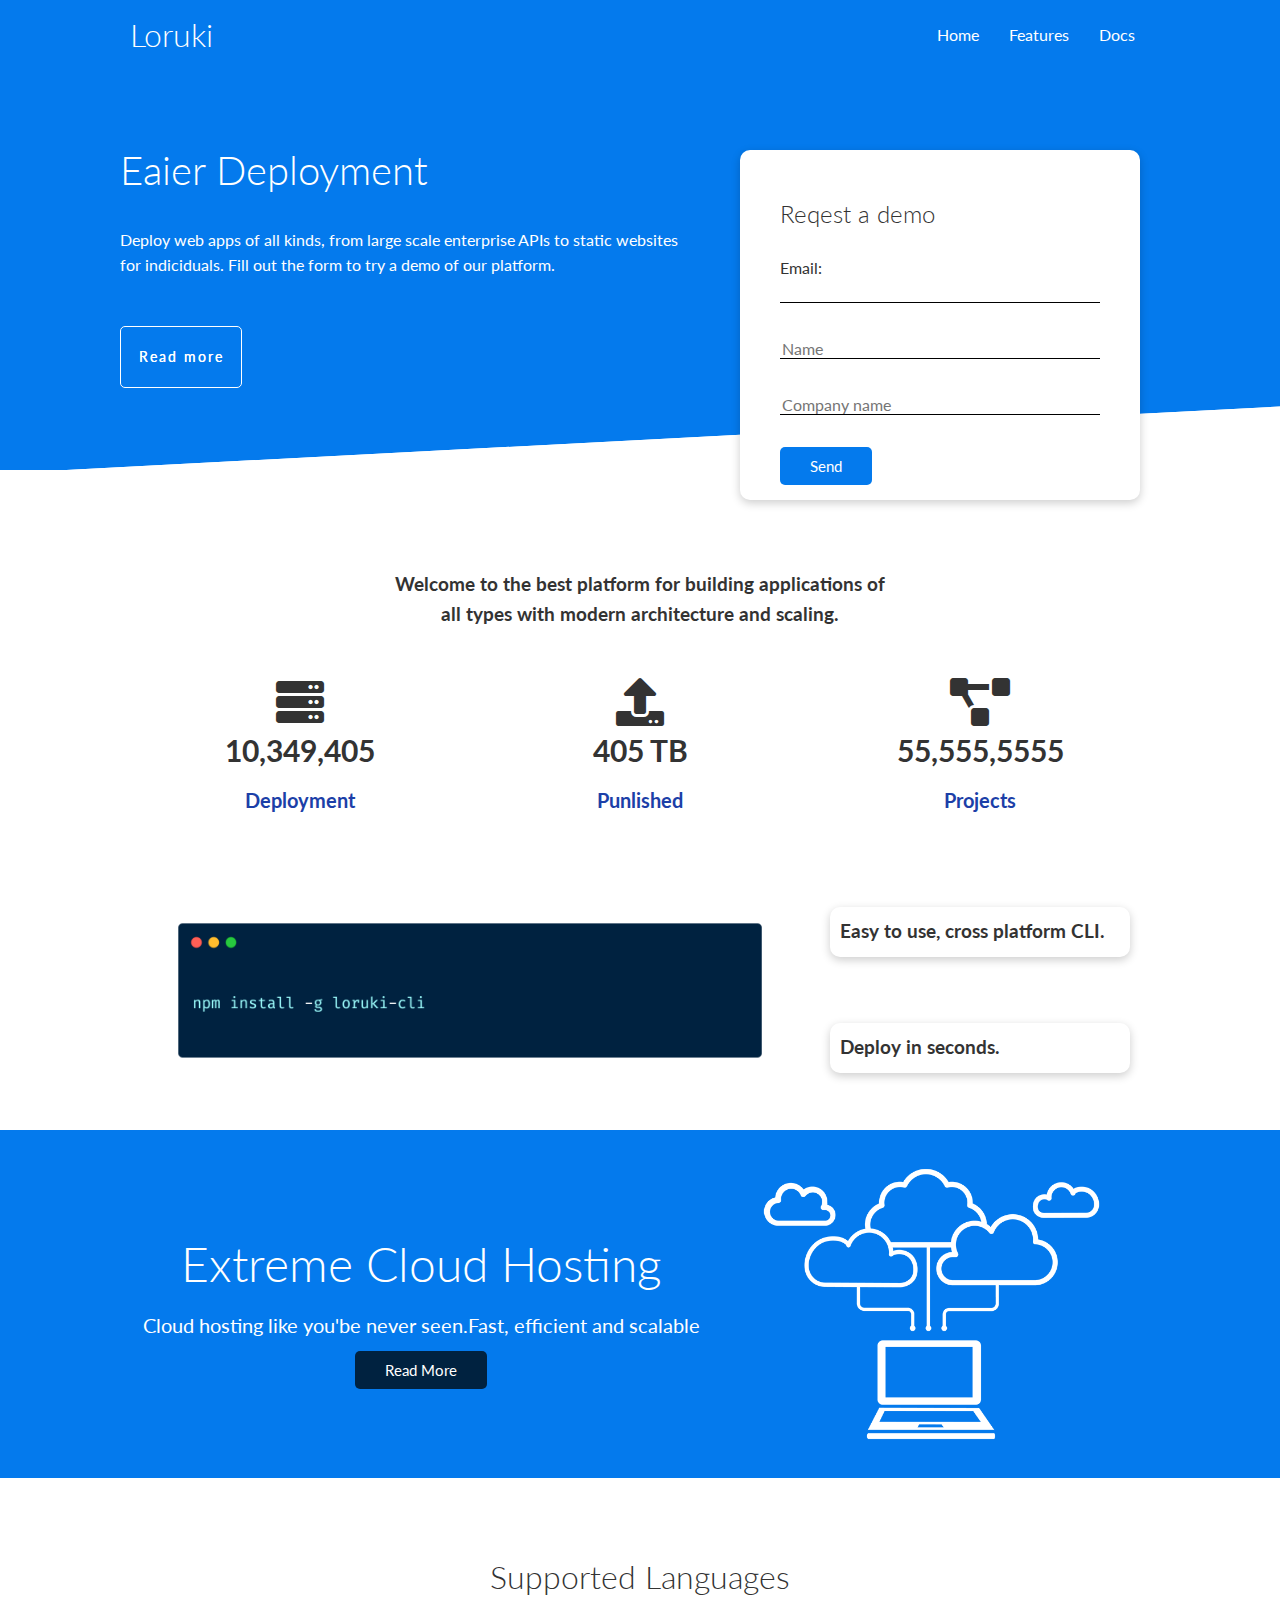
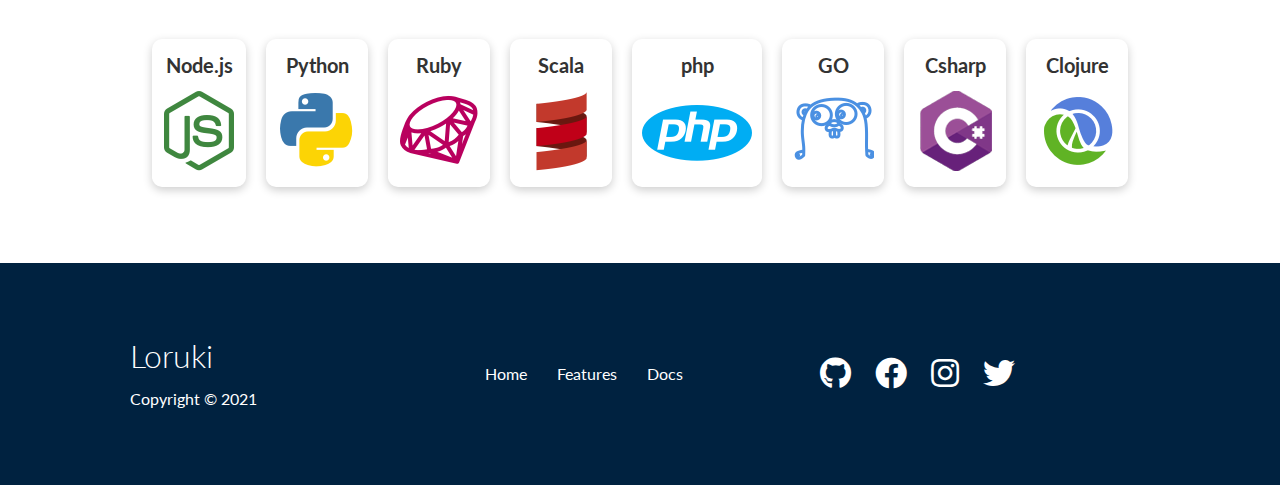
<file: index.html>
<!DOCTYPE html>
<html lang="en">
<head>

    <!-- Global site tag (gtag.js) - Google Analytics -->
<script async src="https://www.googletagmanager.com/gtag/js?id=UA-211582622-1"></script>
<script>
  window.dataLayer = window.dataLayer || [];
  function gtag(){dataLayer.push(arguments);}
  gtag('js', new Date());

  gtag('config', 'UA-211582622-1');
</script>
<!-- Google Tag Manager -->
<script>(function(w,d,s,l,i){w[l]=w[l]||[];w[l].push({'gtm.start':
new Date().getTime(),event:'gtm.js'});var f=d.getElementsByTagName(s)[0],
j=d.createElement(s),dl=l!='dataLayer'?'&l='+l:'';j.async=true;j.src=
'https://www.googletagmanager.com/gtm.js?id='+i+dl;f.parentNode.insertBefore(j,f);
})(window,document,'script','dataLayer','GTM-NSKX6X5');</script>
<!-- End Google Tag Manager -->
    
    <meta charset="UTF-8">
    <meta http-equiv="X-UA-Compatible" content="IE=edge">
    <meta name="viewport" content="width=device-width, initial-scale=1.0">
    <title>LOruki | website</title>
    <link rel="stylesheet" href="https://cdnjs.cloudflare.com/ajax/libs/font-awesome/5.15.4/css/all.min.css" integrity="sha512-1ycn6IcaQQ40/MKBW2W4Rhis/DbILU74C1vSrLJxCq57o941Ym01SwNsOMqvEBFlcgUa6xLiPY/NS5R+E6ztJQ==" crossorigin="anonymous" referrerpolicy="no-referrer" />
    <link rel="stylesheet" href="css/style.css"><link rel="stylesheet" href="css/utillitis.css">
</head>
<body>
    <!-- Google Tag Manager (noscript) -->
<noscript><iframe src="https://www.googletagmanager.com/ns.html?id=GTM-NSKX6X5"
height="0" width="0" style="display:none;visibility:hidden"></iframe></noscript>
<!-- End Google Tag Manager (noscript) -->
    <!---navbar----->
    <div class="navbar">
    <div class="container flex">
        <h1 class="logo">Loruki</h1>
        <nav>
            <ul>
                <li><a href="index.html">Home</a></li>
                <li><a href="features.html">Features</a></li>
                <li><a href="docs.html">Docs</a></li>
            </ul>
        </nav>
    </div>
</div>
<!----showcase------>
<section class="showcase">
<div class="container grid">
    <div class="showcase-text">
    <h1>Eaier Deployment</h1>
    <p>Deploy web apps of all kinds, from large scale enterprise APIs to static websites for indiciduals. Fill out the form to try a demo of our platform.</p>
    <a href="feature.html" class="btn btn-outline"><span>Read more</span> <span>Read more</span></a>
</div>
<div class="showcase-form card">
    <h2>Reqest a demo</h2>
    <form name="contact" method="POST" netlify-honeypot="bot-field" data-netlify="true">
        <input type="hidden" name="form-name" value="contact">
        <p >
            <label>Email: <input type="text" name="name" /></label>
          </p>
        <div class="form-control">
            <input type="text" name="name" placeholder="Name" required>
        </div>
        <div class="form-control">
            <input type="text" name="Company name"  placeholder="Company name" required>
        </div>
                <input type="submit" value="Send"
        class="btn btn-primary"
        >
        
    </form>
</div>

</div>
</section>
<!-------------Status--------------->

<section class="stats">
    <div class="container-stats">
        <h3 class="stats-heading text-center my1">
            Welcome to the best platform for building applications of all types with modern architecture and scaling.
        </h3>

        <div class="grid grid-3 text-center my-4">
           <div><i class="fas fa-server fa-3x"> </i>
            <h3>10,349,405</h3>
            <p class="text-secondory">Deployment</p>
        </div>
           <div>
               <div><i class="fas fa-upload fa-3x"> </i>
            <h3>405 TB</h3>
            <p class="text-secondory">Punlished</p></div>
           
    </div>
    <div>
        <i class="fas fa-project-diagram fa-3x"> </i>
        <h3>55,555,5555</h3>
        <p class="text-secondory">Projects</p>
       
    </div>
</section>
<!-----cli-->
<section class="cli">
    <div class="container grid">
        <img src="images/cli.png" alt="">
        <div class="card">
            <h3>
                Easy to use, cross platform CLI.
            </h3>
        </div>
        <div class="card">
            <h3>
                Deploy in seconds.
            </h3>
        </div>
        
    </div>
</section>
<!----cloud----->
<section class="cloud my-2 py-2 bg-primary">
    <div class="container grid">
        <div class="text-center">
            <h2 class="lg">
                Extreme Cloud Hosting
            </h2>
            <p class="lead my-1">Cloud hosting like you'be never seen.Fast, efficient and scalable</p>
            <a href="features.html" class="btn btn-dark ">Read More</a>
        </div>
        <img src="images/cloud.png" alt="">
    </div>
    <!------language--------->
</section>
<section class="language py-3">
    <h2 class="md my-2 text-center">
        Supported Languages
    </h2>
    <div class="container flex">
        <div class="card">
            <h4>
                Node.js
            </h4>
            <img src="images/logos/node.png" alt="">
        </div>
        <div class="card">
            <h4>
                Python
            </h4>
            <img src="images/logos/python.png" alt="">
        </div>
        <div class="card">
            <h4>
                Ruby
            </h4>
            <img src="images/logos/ruby.png" alt="">
        </div>
        <div class="card">
            <h4>
                Scala
            </h4>
            <img src="images/logos/scala.png" alt="">
        </div>
        <div class="card">
            <h4>
                php
            </h4>
            <img src="images/logos/php.png" alt="">
        </div>
        <div class="card">
            <h4>
                GO
            </h4>
            <img src="images/logos/go.png" alt="">
        </div>
        <div class="card">
            <h4>
                Csharp
            </h4>
            <img src="images/logos/csharp.png" alt="">
        </div>
        <div class="card">
            <h4>
                Clojure
            </h4>
            <img src="images/logos/clojure.png" alt="">
        </div>
    </div>
</section>
<footer class="footer bg-dark py-5">
    <div class="container grid grid-3">
        <div>
            <h1>Loruki</h1>
            <p>Copyright &copy; 2021</p>
        </div>
        <nav>
            <ul>
                <li><a href="index.html">Home</a></li>
                <li><a href="features.html">Features</a></li>
                <li><a href="docs.html">Docs</a></li>
            </ul>
        </nav>
        <div class="social">
            <a href="#"><i class="fab fa-github fa-2x"></i></a>
            <a href="#"><i class="fab fa-facebook fa-2x"></i></a>
            <a href="#"><i class="fab fa-instagram fa-2x"></i></a>
            <a href="#"><i class="fab fa-twitter fa-2x"></i></a>
        </div>
    </div>
</footer>
</body>
</html>
</file>
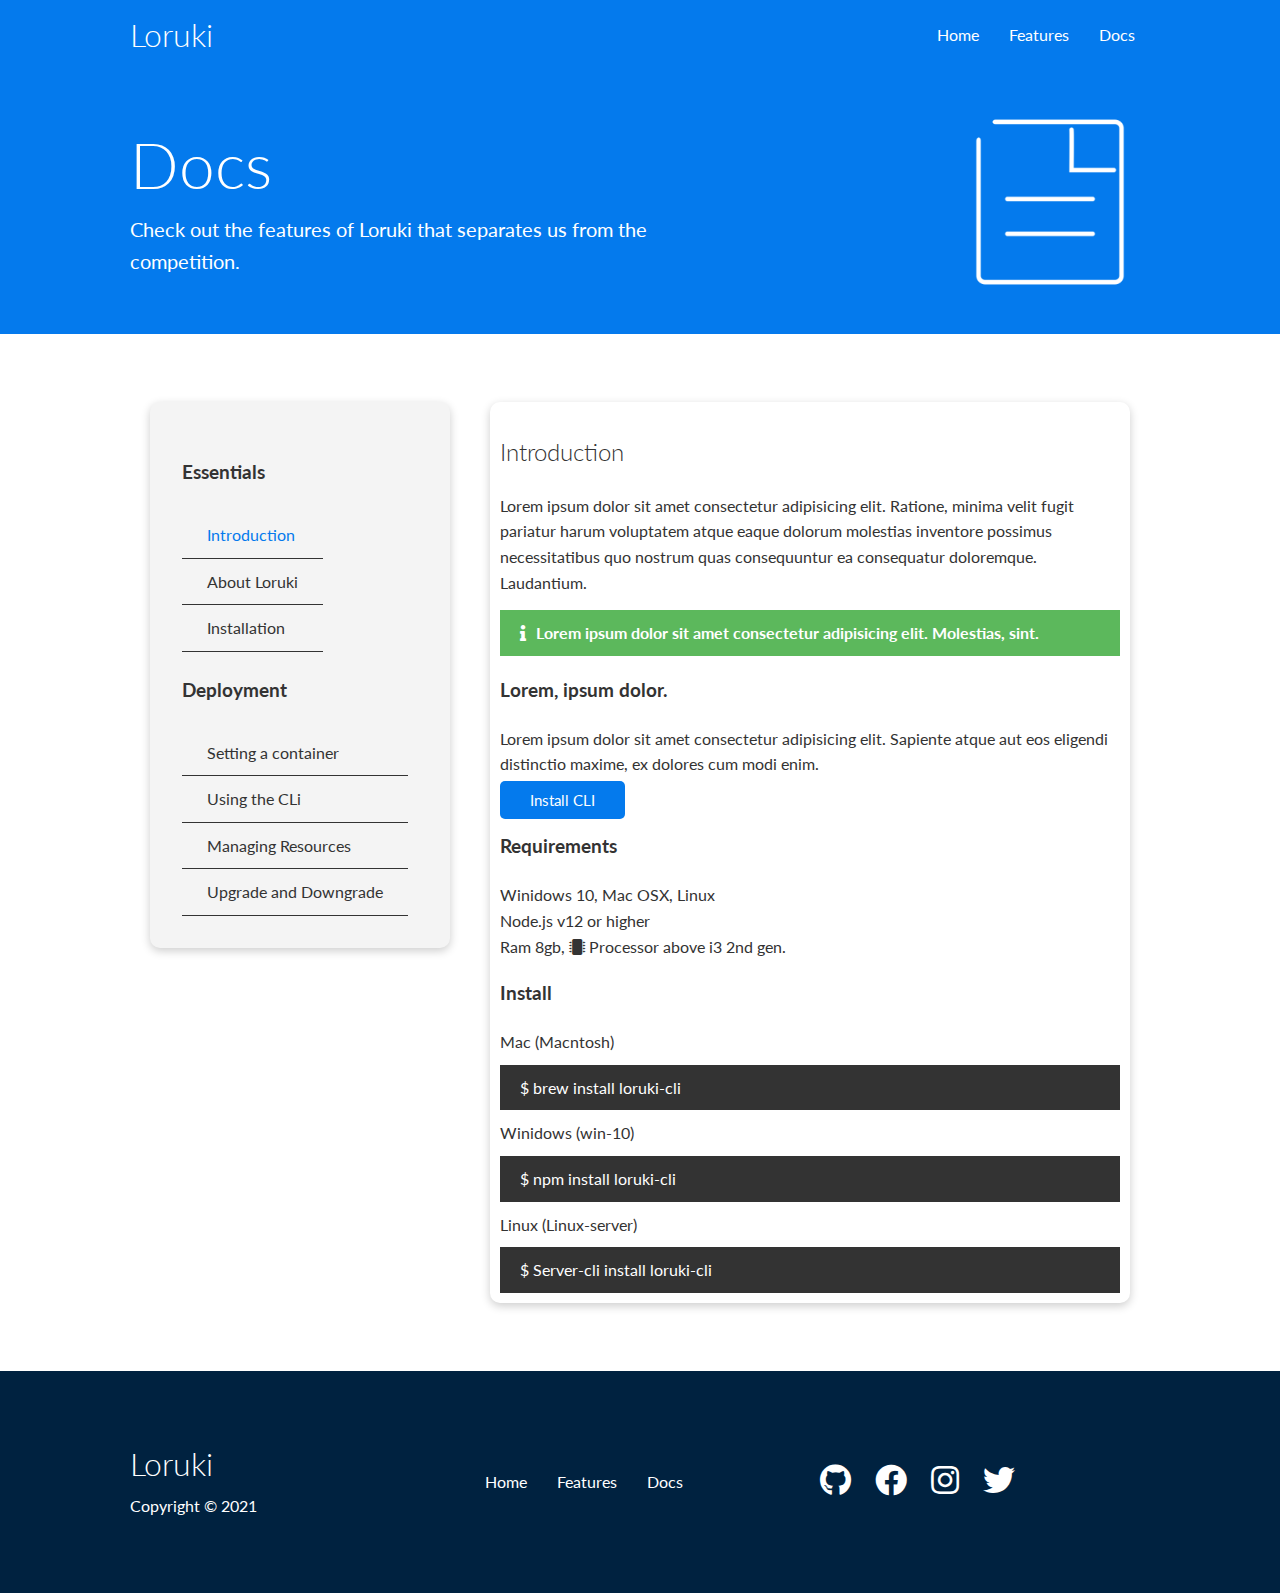
<file: docs.html>
<!DOCTYPE html>
<html lang="en">
<head>
<!-- Global site tag (gtag.js) - Google Analytics -->
<script async src="https://www.googletagmanager.com/gtag/js?id=UA-211582622-1"></script>
<script>
  window.dataLayer = window.dataLayer || [];
  function gtag(){dataLayer.push(arguments);}
  gtag('js', new Date());

  gtag('config', 'UA-211582622-1');
</script>
    <!-- Google Tag Manager -->
<script>(function(w,d,s,l,i){w[l]=w[l]||[];w[l].push({'gtm.start':
new Date().getTime(),event:'gtm.js'});var f=d.getElementsByTagName(s)[0],
j=d.createElement(s),dl=l!='dataLayer'?'&l='+l:'';j.async=true;j.src=
'https://www.googletagmanager.com/gtm.js?id='+i+dl;f.parentNode.insertBefore(j,f);
})(window,document,'script','dataLayer','GTM-NSKX6X5');</script>
<!-- End Google Tag Manager -->

    <meta charset="UTF-8">
    <meta http-equiv="X-UA-Compatible" content="IE=edge">
    <meta name="viewport" content="width=device-width, initial-scale=1.0">
    <title>LOruki | website</title>
    <link rel="stylesheet" href="https://cdnjs.cloudflare.com/ajax/libs/font-awesome/5.15.4/css/all.min.css" integrity="sha512-1ycn6IcaQQ40/MKBW2W4Rhis/DbILU74C1vSrLJxCq57o941Ym01SwNsOMqvEBFlcgUa6xLiPY/NS5R+E6ztJQ==" crossorigin="anonymous" referrerpolicy="no-referrer" />
    <link rel="stylesheet" href="css/style.css"><link rel="stylesheet" href="css/utillitis.css">
</head>
<body>
<!-- Google Tag Manager (noscript) -->
<noscript><iframe src="https://www.googletagmanager.com/ns.html?id=GTM-NSKX6X5"
height="0" width="0" style="display:none;visibility:hidden"></iframe></noscript>
<!-- End Google Tag Manager (noscript) -->

    <!---navbar----->
    <div class="navbar">
    <div class="container flex">
        <h1 class="logo">Loruki</h1>
        <nav>
            <ul>
                <li><a href="index.html">Home</a></li>
                <li><a href="features.html">Features</a></li>
                <li><a href="docs.html">Docs</a></li>
            </ul>
        </nav>
    </div>
</div>
<!------head---------->
<section class="features-head bg-primary py-3">
    <div class="container grid">
<div>
    <h1 class="xl">
Docs
    </h1>
    <p class="lead">
        Check out the features of Loruki that separates us from the competition.
    </p>
</div>
<img src="images/docs.png" alt="">
    </div>
</section>
<!-- Docs main -->
<section class="docs-main my-4">
    <div class="container grid">
        <div class="card bg-light p-3">
<h3 class="my-2">
    Essentials
</h3>
<nav>
<ul>
    <li><a href="#" class="text-primary">Introduction</a></li>
    <li><a href="#">About Loruki</a></li>
    <li><a href="#">Installation</a></li>
</ul></nav>
<h3 class="my-2">
    Deployment
</h3>
<nav>
<ul>
    <li><a href="#">Setting a container</a></li>
    <li><a href="#">Using the CLi</a></li>
    <li><a href="#">Managing Resources</a></li>
    <li><a href="#">Upgrade and Downgrade</a></li>
</ul></nav>
        </div>
        <div class="card intro">
            <h2 class="py-1">
                Introduction
            </h2>
            <p>Lorem ipsum dolor sit amet consectetur adipisicing elit. Ratione, minima velit fugit pariatur harum voluptatem atque eaque dolorum molestias inventore possimus necessitatibus quo nostrum quas consequuntur ea consequatur doloremque. Laudantium.</p>
            <div class=" ">
                <div class="alert alert-success"> <i class="fas fa-info "></i>Lorem ipsum dolor sit amet consectetur adipisicing elit. Molestias, sint.</div>
               
                <h3>Lorem, ipsum dolor.</h3>
                <p>Lorem ipsum dolor sit amet consectetur adipisicing elit. Sapiente atque aut eos eligendi distinctio maxime, ex dolores cum modi enim.</p>
                <a href="#" class="btn btn-primary intro-btn">Install CLI</a>
                <h3>Requirements</h3>
                <ul>
                    <li>Winidows 10, Mac OSX, Linux</li>
                    <li>Node.js v12 or higher</li>
                    <li>Ram 8gb, <i class="fas fa-solid fa-microchip"></i> Processor above i3 2nd gen.</li>
                </ul>
                <h3>Install</h3>
                <p>Mac (Macntosh)</p>
                <pre><code>$ brew install loruki-cli</code></pre>
                <p>Winidows (win-10)</p>
                <pre><code>$ npm install loruki-cli</code></pre>
                <p>Linux (Linux-server)</p>
                <pre><code>$ Server-cli install loruki-cli</code></pre>
            </div>
        </div>
    </div>
    
</div></section>



<footer class="footer bg-dark py-5">
    <div class="container grid grid-3 ">
        <div>
            <h1>Loruki</h1>
            <p>Copyright &copy; 2021</p>
        </div>
        <nav>
            <ul>
                <li><a href="index.html">Home</a></li>
                <li><a href="features.html">Features</a></li>
                <li><a href="docs.html">Docs</a></li>
            </ul>
        </nav>
        <div class="social">
            <a href="#"><i class="fab fa-github fa-2x"></i></a>
            <a href="#"><i class="fab fa-facebook fa-2x"></i></a>
            <a href="#"><i class="fab fa-instagram fa-2x"></i></a>
            <a href="#"><i class="fab fa-twitter fa-2x"></i></a>
        </div>
    </div>
</footer>
</body>
</html>
</file>
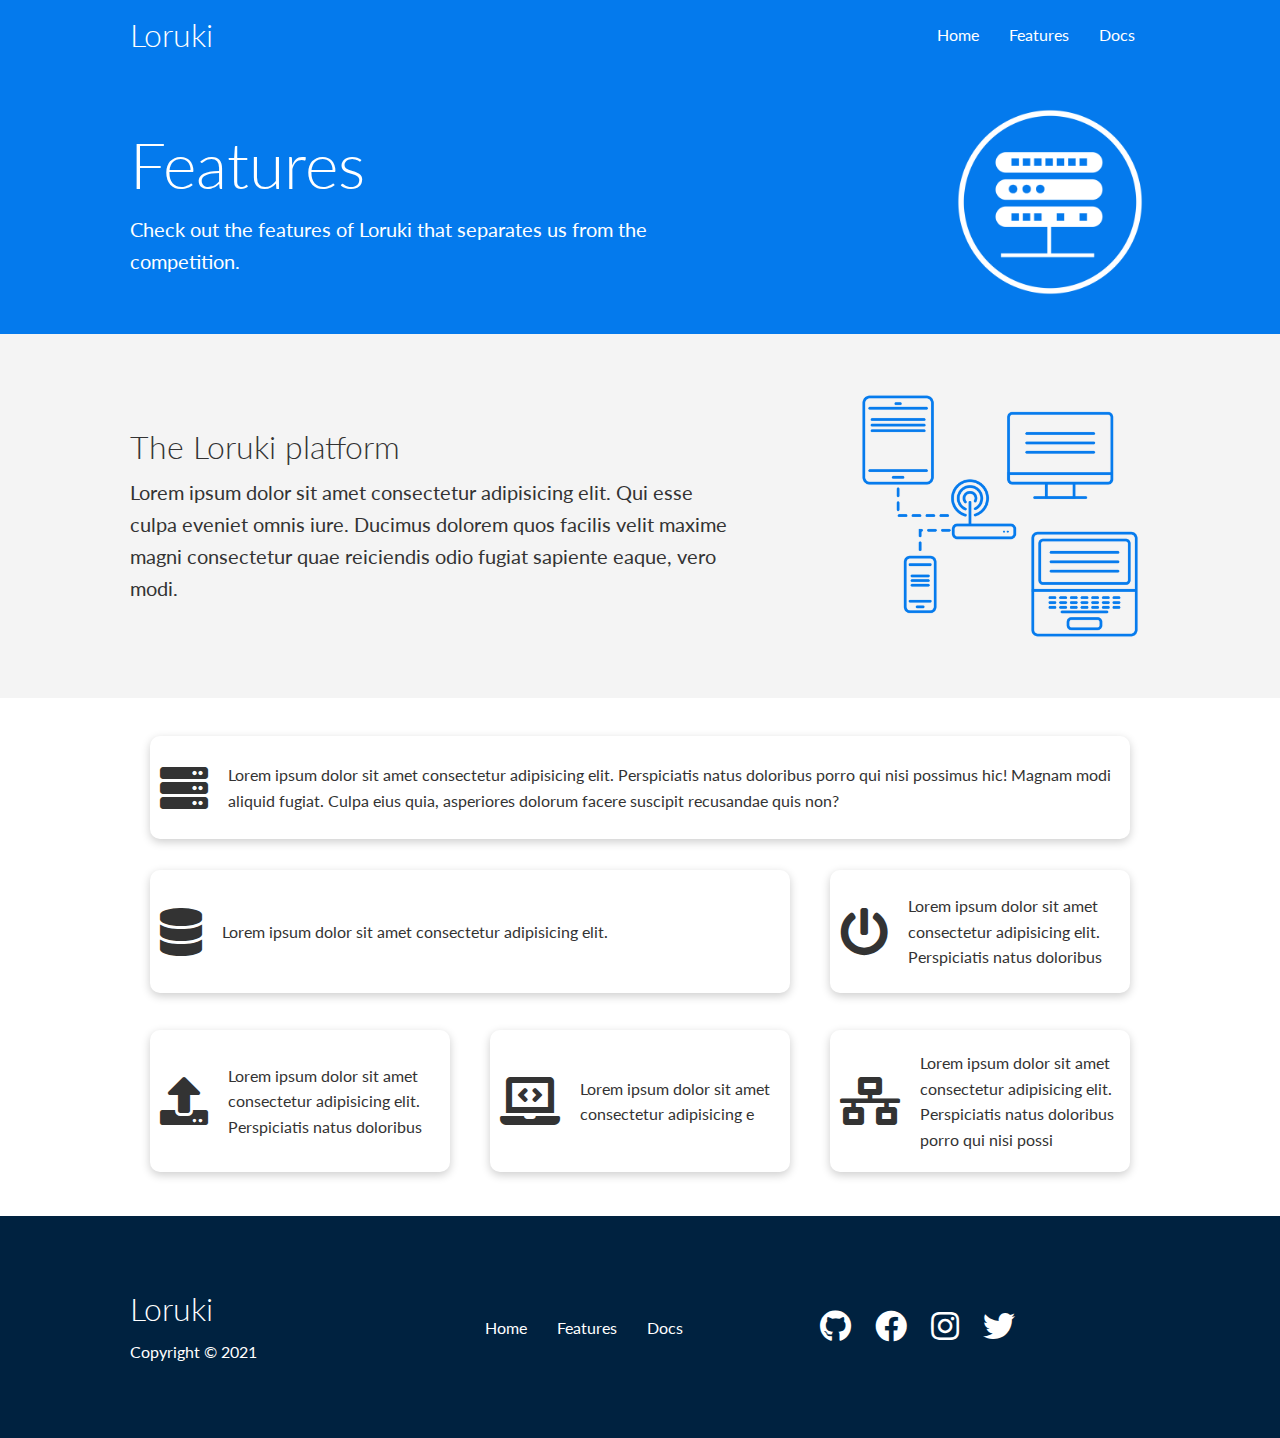
<file: features.html>
<!DOCTYPE html>
<html lang="en">
<head>
   
    <!-- Global site tag (gtag.js) - Google Analytics -->
<script async src="https://www.googletagmanager.com/gtag/js?id=UA-211582622-1"></script>
<script>
  window.dataLayer = window.dataLayer || [];
  function gtag(){dataLayer.push(arguments);}
  gtag('js', new Date());

  gtag('config', 'UA-211582622-1');
</script>
<!-- Google Tag Manager -->
<script>(function(w,d,s,l,i){w[l]=w[l]||[];w[l].push({'gtm.start':
new Date().getTime(),event:'gtm.js'});var f=d.getElementsByTagName(s)[0],
j=d.createElement(s),dl=l!='dataLayer'?'&l='+l:'';j.async=true;j.src=
'https://www.googletagmanager.com/gtm.js?id='+i+dl;f.parentNode.insertBefore(j,f);
})(window,document,'script','dataLayer','GTM-NSKX6X5');</script>
<!-- End Google Tag Manager -->
    
    <meta charset="UTF-8">
    <meta http-equiv="X-UA-Compatible" content="IE=edge">
    <meta name="viewport" content="width=device-width, initial-scale=1.0">
    <title>LOruki | website</title>
    <link rel="stylesheet" href="https://cdnjs.cloudflare.com/ajax/libs/font-awesome/5.15.4/css/all.min.css" integrity="sha512-1ycn6IcaQQ40/MKBW2W4Rhis/DbILU74C1vSrLJxCq57o941Ym01SwNsOMqvEBFlcgUa6xLiPY/NS5R+E6ztJQ==" crossorigin="anonymous" referrerpolicy="no-referrer" />
    <link rel="stylesheet" href="css/style.css"><link rel="stylesheet" href="css/utillitis.css">
</head>
<body>
<!-- Google Tag Manager (noscript) -->
<noscript><iframe src="https://www.googletagmanager.com/ns.html?id=GTM-NSKX6X5"
height="0" width="0" style="display:none;visibility:hidden"></iframe></noscript>
<!-- End Google Tag Manager (noscript) -->

    <!---navbar----->
    <div class="navbar">
    <div class="container flex">
        <h1 class="logo">Loruki</h1>
        <nav>
            <ul>
                <li><a href="index.html">Home</a></li>
                <li><a href="features.html">Features</a></li>
                <li><a href="docs.html">Docs</a></li>
            </ul>
        </nav>
    </div>
</div>
<!------head---------->
<section class="features-head bg-primary py-3">
    <div class="container grid ">
<div>
    <h1 class="xl">
Features
    </h1>
    <p class="lead">
        Check out the features of Loruki that separates us from the competition.
    </p>
</div>
<img src="images/server.png" alt="">
    </div>
</section>

<!-- sub head----- -->
<section class="features-sub-head py-3 bg-light">
    <div class="container grid">
        <div>
            <h1 class="md">
        The Loruki platform
            </h1>
            <p class="lead">
                Lorem ipsum dolor sit amet consectetur adipisicing elit. Qui esse culpa eveniet omnis iure. Ducimus dolorem quos facilis velit maxime magni consectetur quae reiciendis odio fugiat sapiente eaque, vero modi.
            </p>
        </div>
        <img src="images/server2.png" alt="">
    </div>
</section>

<!-- main section -->
<section class="features-main my-2">
    <div class="container grid grid-3">
        <div class="card flex">
            <i class="fas fa-server fa-3x"></i>
            <p>Lorem ipsum dolor sit amet consectetur adipisicing elit. Perspiciatis natus doloribus porro qui nisi possimus hic! Magnam modi aliquid fugiat. Culpa eius quia, asperiores dolorum facere suscipit recusandae quis non?</p>
        </div>
        <div class="card flex">
            <i class="fas fa-database fa-3x"></i>
            <p>Lorem ipsum dolor sit amet consectetur adipisicing elit. </p>
        </div>
        <div class="card flex">
            <i class="fas fa-power-off fa-3x"></i>
            <p>Lorem ipsum dolor sit amet consectetur adipisicing elit. Perspiciatis natus doloribus </p>
        </div>
        <div class="card flex">
            <i class="fas fa-upload fa-3x"></i>
            <p>Lorem ipsum dolor sit amet consectetur adipisicing elit. Perspiciatis natus doloribus </p>
        </div>
        <div class="card flex">
            <i class="fas fa-laptop-code fa-3x"></i>
            <p>Lorem ipsum dolor sit amet consectetur adipisicing e</p>
        </div>
        <div class="card flex">
            <i class="fas fa-network-wired fa-3x"></i>
            <p>Lorem ipsum dolor sit amet consectetur adipisicing elit. Perspiciatis natus doloribus porro qui nisi possi</p>
        </div>
    </div>
</section>


<footer class="footer bg-dark py-5">
    <div class="container grid grid-3 ">
        <div>
            <h1>Loruki</h1>
            <p>Copyright &copy; 2021</p>
        </div>
        <nav>
            <ul>
                <li><a href="index.html">Home</a></li>
                <li><a href="features.html">Features</a></li>
                <li><a href="docs.html">Docs</a></li>
            </ul>
        </nav>
        <div class="social">
            <a href="#"><i class="fab fa-github fa-2x"></i></a>
            <a href="#"><i class="fab fa-facebook fa-2x"></i></a>
            <a href="#"><i class="fab fa-instagram fa-2x"></i></a>
            <a href="#"><i class="fab fa-twitter fa-2x"></i></a>
        </div>
    </div>
</footer>
</body>
</html>
</file>
<file: css/style.css>
@import url("https://fonts.googleapis.com/css2?family=Lato:wght@300&display=swap");
:root {
  --primary-color-: #047aed;
  --secondory-color-: #1c3fa8;
  --dark-color-: #002240;
  --light-color-: #f4f4f4;
  --success-color-:#5cb85c; 
  --error-color-:#d95349; 
}
* {
  margin: 0;
  padding: 0;
  font-family: "Lato", sans-serif;
  box-sizing: border-box;
}

body {
  font-family: "lato", sans-serif;
  color: #333;
  line-height: 1.6;
}
ul {
  list-style: none;
}
a {
  text-decoration: none;
  color: #fff;
}
h1,
h2 {
  font-weight: 300;
  line-height: 1.2;
  margin: 10px 0;
}
p {
  margin: 10px 0;
}
img {
  width: 100%;
}
code ,pre{
  background-color: #333;
  color: #fff;
  padding: 10px;
}
.hidden{
  visibility: hidden;
}
.navbar {
  background: #047aed;
  color: #fff;
  height: 70px;

  width: 100%;
}
.container {
  display: flex;

  max-width: 1100px;
  margin: 0 auto;
  overflow: auto;
  padding: 0 40px;
}
.navbar .flex {
  justify-content: space-between;
}
.flex {
  display: flex;
  align-items: center;
  height: 100%;
}
nav ul {
  display: flex;
}
nav ul a {
  padding: 10px;
  margin: 0 5px;
  transition: 0.5s;
  position: relative;
}
nav ul a::after {
  content: "";
  position: absolute;
  bottom: 0;
  left: 0;
  width: 0%;
  background: #fff;
  height: 2px;
  transition: all 0.5s;
}
nav ul a:hover::after {
  width: 100%;
}

/*---------------- showcase-----------------------------------------
} */

.btn {
  color: #333;
}
.showcase .container {
  flex-direction: column;
}
.showcase {
  position: relative;
  height: 400px;
  color: #fff;
  background: var(--primary-color-);
}
.showcase h1 {
  font-size: 40px;
}
.showcase-text {
  color: white;
  animation: slideINfromLeft 1s ease-in;

}
.showcase p {
  margin: 33px 0;
}
.showcase .grid {
  color: #333;
  grid-template-columns: 55% 45%;
  gap: 20px;
  overflow: visible;
}

.card {
  background: white;
  margin: 20px;
  padding: 10px;
  border-radius: 10px;
  box-shadow: 0 3px 10px rgba(0, 0, 0, 0.2);
}
.showcase-form {
  height: 350px;
  position: relative;
  top: 60px;
  width: 400px;
  justify-self: flex-end;
  padding: 40px;
  z-index: 100;
  animation: slideINfromRight 1s ease-in;
  /* display: flex; */
}
.showcase-form p{
  margin:26px 0;
}
.showcase-form .form-control {
  border: 0px;
  /* padding: 10px; */
  margin: 30px 0;
}

.grid {
  display: grid;
  grid-template-columns: 2fr 1fr;
  justify-content: center;
  align-items: center;
}
.showcase-form input[type="text"],
.showcase-form input[type="email"] {
  border: 0;
  border-bottom: 1px solid black;
  width: 100%;
  font-size: 16px;
  padding: 0 2px;
}
.showcase-form input:focus {
  outline: none;
}
.btn {
  padding: 10px 30px;
  background-color: var(--primary-color-);
  color: white;
  border-radius: 5px;
  font-size: 15px;
  border: none;
  outline: none;
}
.showcase-text a {
  background: transparent;
  color: white;
  border: 1px solid white;
  padding: 30px 60px;
  margin-top: 15px;
  transition: 0.5s;
  position: relative;
  display: inline-block;
}

.btn:hover {
  transform: scale(97%);
}
.showcase-text a span {
  position: absolute;
  left: 0;
  top: 0;
  display: flex;
  align-items: center;
  justify-content: center;
  width: 100%;
  height: 100%;
  letter-spacing: 2px;
  font-size: 14px;
}

a span:nth-child(2) {
  transition: 0.5s;
  clip-path: polygon(0 1%, 100% 0%, 100% 100%, 0 100%, 0 51%);
}

.showcase-text a span:hover:nth-child(2) {
  clip-path: polygon(73% 0, 100% 0%, 100% 100%, 73% 100%, 45% 51%);
  color: var(--primary-color-);
  background: white;

  z-index: 100;
}
.showcase-text a span:nth-child(1) {
  transition: 1s;
}
.showcase-text a span:hover:nth-child(1) ~ span:nth-child(2) {
  clip-path: polygon(100% 0, 100% 0%, 100% 100%, 100% 100%, 100% 51%);
  background: white;
  color: var(--primary-color-);
}
.showcase::before,
.showcase::after {
  content: "";
  position: absolute;
  height: 100px;
  bottom: -70px;
  background: white;
  left: 0;
  right: 0;
  transform: skewy(-3deg);
}
/* ------------------status----------------- */
.stats {
  padding-top: 100px;
}
.container-stats {
  max-width: 1100px;
  margin: 0 auto;
  overflow: auto;
  padding: 0 40px;
}
.grid-3 {
  grid-template-columns: repeat(3, 1fr);
}
.stats-heading {
  max-width: 500px;
  margin: auto;
}
.stats .grid h3 {
  font-size: 30px;
}
.stats .grid p {
  font-size: 20px;
  font-weight: bold;
}
/*---cli----*/
.cli .grid {
  grid-template-columns: repeat(3, 1fr);
  grid-template-rows: repeat(2, 1fr);
}
.cli .grid > *:first-child {
  grid-column: 1 / span 2;
  grid-row: 1 / span 2;
}
/*-----cloud-----*/
.cloud .grid {
  grid-template-columns: 4fr 3fr;
}

/*languages-------*/
.language .card {
  text-align: center;
  margin: 18px 10px 44px;
  transition: all 0.2s;
}
.language .flex {
  flex-wrap: wrap;
  justify-content: center;
  align-items: center;
}
.language .card h4 {
  font-size: 20px;
  margin-bottom: 10px;
}
.language .card:hover {
  transform: translateY(-15px);
  cursor: pointer;
}

/*--scial----*/
.social a {
  margin: 0 10px;
}
/* features--------------- */
 .features-head img{
   width: 200px;
   justify-self: right;
 }

 .features-head .grid{
   grid-template-columns: 55% 45%;
 }
 /* feature-sub head */
 .features-sub-head img{
   width: 300px;
   justify-self: flex-end;
 }
 .features-sub-head .grid{
   grid-template-columns: 60% 40%;
 }


 


 /* features-main */
.features-main .card > i{
margin-right: 20px;
}
.features-main .grid > *:first-child{
  grid-column: 1/span 3;
  }
  .features-main .grid > *:nth-child(2){
    grid-column: 1/span 2;
    }
    .features-main .flex{
      height: 78%;
    }
/* docs-head */
.docs-main .grid{
  grid-template-columns: 1fr 2fr;
  align-items: flex-start;

}
.docs-main nav ul{
  display: inline-block;
}
.docs-main nav ul li{
 
  border-bottom: 1px solid #333;
  padding: 10px;
}
.docs-main nav ul li a{
  color: #333;

}
.docs-main nav ul a::after{
  background-color: var(--primary-color-);
}

    .intro h3{
margin: 20px 0;
    }
    .intro-btn{
      margin:10px 0 20px;
    }
    .docs-main nav ul .text-primary{
      color: var(--primary-color-);
    }
    /* animation */
    @keyframes slideINfromLeft{
       0%{
         transform: translateX(-100%);
       }
       100%{
        transform: translateX(0);
      }
    }
    @keyframes slideINfromRight{
      0%{
        transform: translateX(100%);
      }
      100%{
       transform: translateX(0);
     }
   }

   @keyframes slideINfromTop{
    0%{
      transform: translatey(-100%);
    }
    100%{
     transform: translateX(0);
   }
 }
 @keyframes slideINfromBottom{
   0%{
     transform: translatey(100%);
   }
   100%{
    transform: translateX(0);
  }
}


/*-----tablets------*/
@media screen and (max-width: 768px) {
  .grid,
  .showcase .grid,
  .stats .grid,
  .cli .grid,
  .cloud .grid ,
  .features-head .grid,
  .features-sub-head .grid,
  .docs-main .grid
  {
    grid-template-columns: 1fr;
    grid-template-rows: 1fr;
  }
  .showcase {
    height: auto;
  }
  .showcase-text {
    text-align: center;
    margin-top: 50px;
  }

  .cli .grid > *:first-child {
    grid-column: 1;
    grid-row: 1;
  }
  .language .container {
    padding: 0 10px;
  }
  .features-head .grid,
  .features-sub-head,
  .docs-main{
    text-align: center;
  }
  .features-head .grid img,
  .features-sub-head img,
  .docs-main img{
justify-self: center;
  }
  .features-main .grid > *:first-child,
  .features-main .grid > *:nth-child(2){
    grid-column: 1;
  }
.showcase-text{
  animation: slideINfromTop 1s ease-in;
}
.showcase-form{
  animation: slideINfromBottom 1s ease-in;
}

}

/*--------moblie-------*/
@media screen and (max-width: 500px) {
  .navbar {
    height: 110px;
  }
  .navbar .flex {
    flex-direction: column;
    padding: 10px;
    background: rgba(0, 0, 0, 0.1);
  }
  nav ul {
    padding: 10px;
    background: rgba(0, 0, 0, 0.1);
  }
  .showcase-form {
    justify-self: center;
    height: 330px;
    width: 346px;
  }
}
</file>
<file: css/utillitis.css>
/*----textclases-----*/
.lead {
  font-size: 20px;
}
.sm {
  font-size: 1rem;
}
.md {
  font-size: 2rem;
}
.lg {
  font-size: 3rem;
}
.xl {
  font-size: 4rem;
}

.text-center {
  text-align: center;
}
/* alhert */
.alert{
   background-color: var(--light-color-) ;
   padding: 10px 20px;
   font-weight: bold;
   margin: 15px 0;
}
.alert i{
  margin-right: 10px;
}
.alert-success{
  background: var(--success-color-);
  color: white;
}
.alert-error{
  background: var(--error-color-);
  color: white;
}
/* text-color */
.text-primary {
  color: var(--primary-color-);
 
}
.bg-secondory,
.text-secondory {
  color: var(--secondory-color-);
}
.bg-dark,
.text-dark {
  color: var(--dark-color-);
}
.bg-light,
.text-light {
  color: var(--light-color-);
}
/*----------margin-----*/
.my-1 {
  margin: 1rem 0;
}
.my-2 {
  margin: 1.5rem 0;
}
.my-3 {
  margin: 2rem 0;
}
.my-4 {
  margin: 3rem 0;
}
.my-5 {
  margin: 4rem 0;
}
.m-1 {
  margin: 1rem 0;
}
.m-2 {
  margin: 1.5rem;
}
.m-3 {
  margin: 2rem;
}
.m-4 {
  margin: 3rem;
}
.m-5 {
  margin: 4rem;
}

/*------padiing-----*/
.py-1 {
  padding: 1rem 0;
}
.py-2 {
  padding: 1.5rem 0;
}
.py-3 {
  padding: 2rem 0;
}
.py-4 {
  padding: 3rem 0;
}
.py-5 {
  padding: 4rem 0;
}
.p-1 {
  padding: 1rem 0;
}
.p-2 {
  padding: 1.5rem;
}
.p-3 {
  padding: 2rem;
}
.p-4 {
  padding: 3rem;
}
.p-5 {
  padding: 4rem;
}
/*background-color &buttons*/
.bg-primary,
.btn-primary {
  background-color: var(--primary-color-);
  color: white;
}
.bg-secondory,
.btn-secondory {
  background-color: var(--secondory-color-);
  color: white;
}
.bg-dark,
.btn-dark {
  background-color: var(--dark-color-);
  color: white;
}
.bg-light,
.btn-light {
  background-color: var(--light-color-);
  color: #333;
}
</file>
